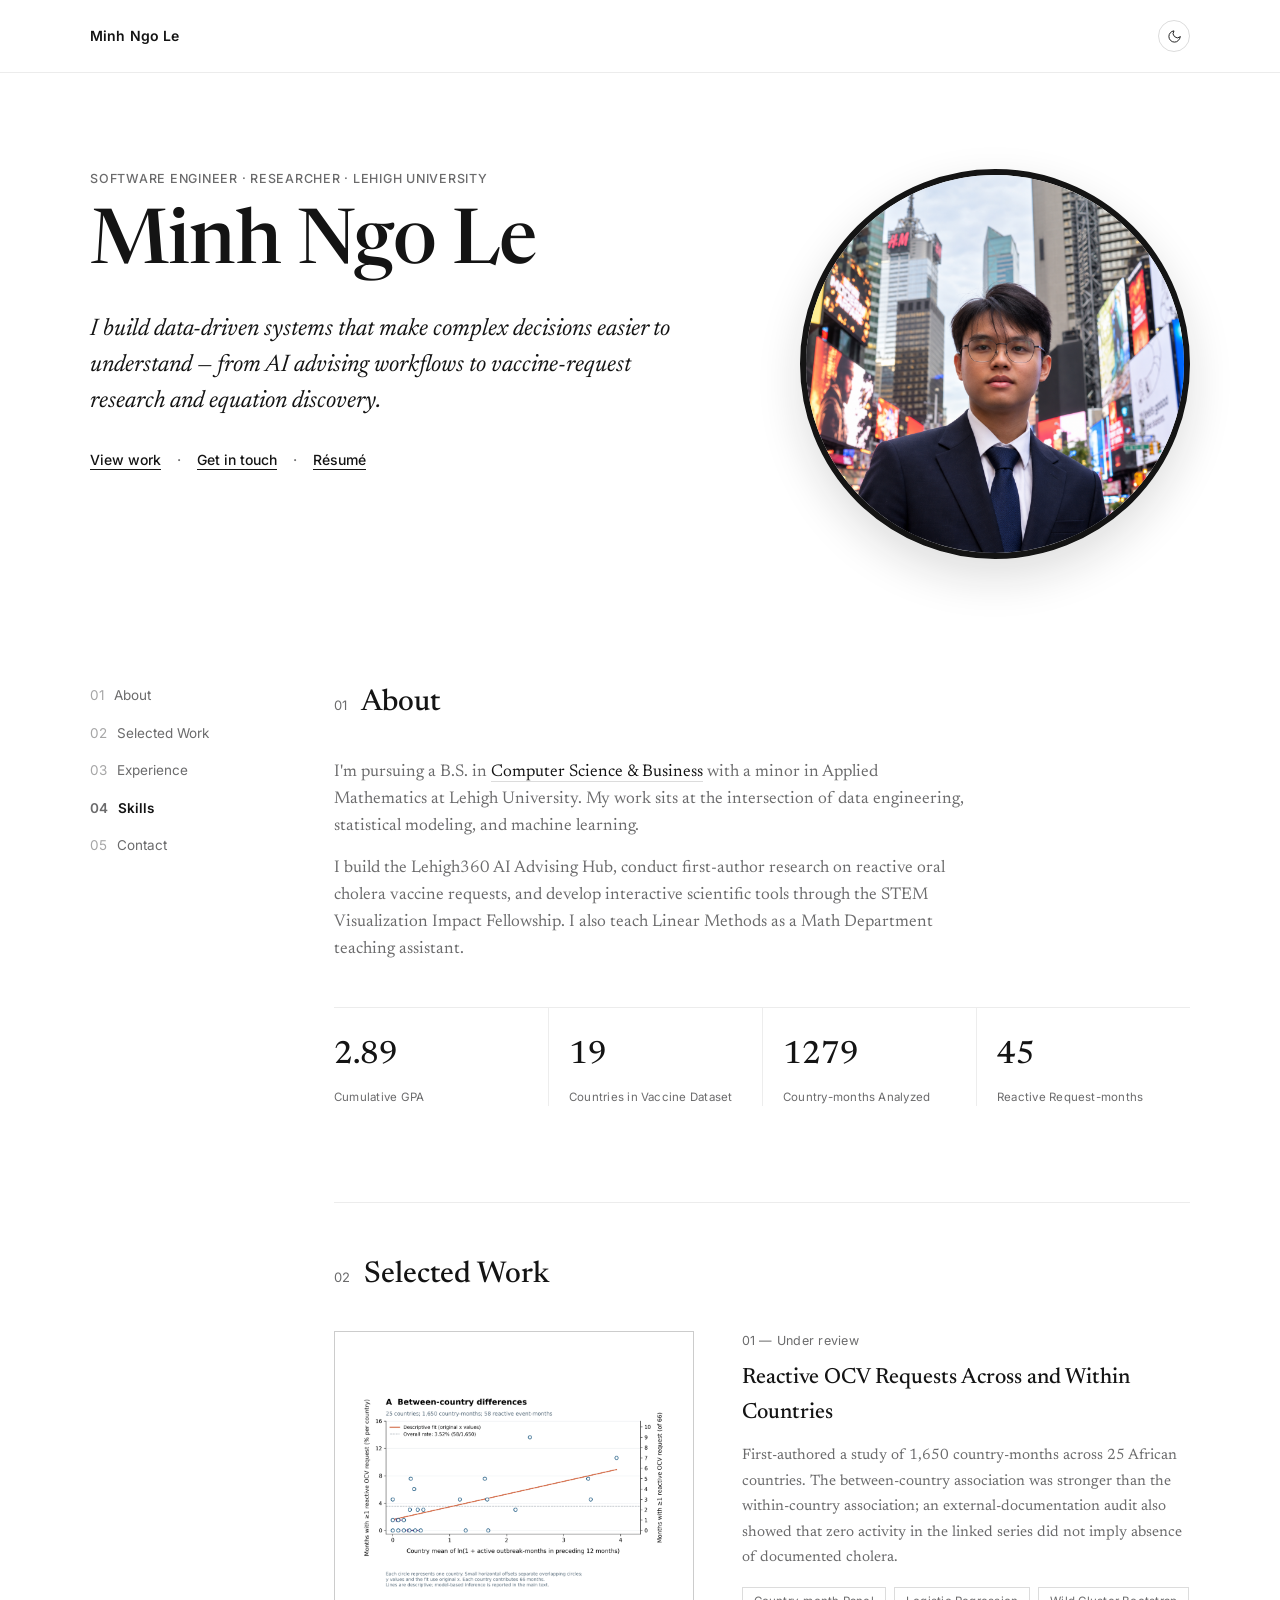
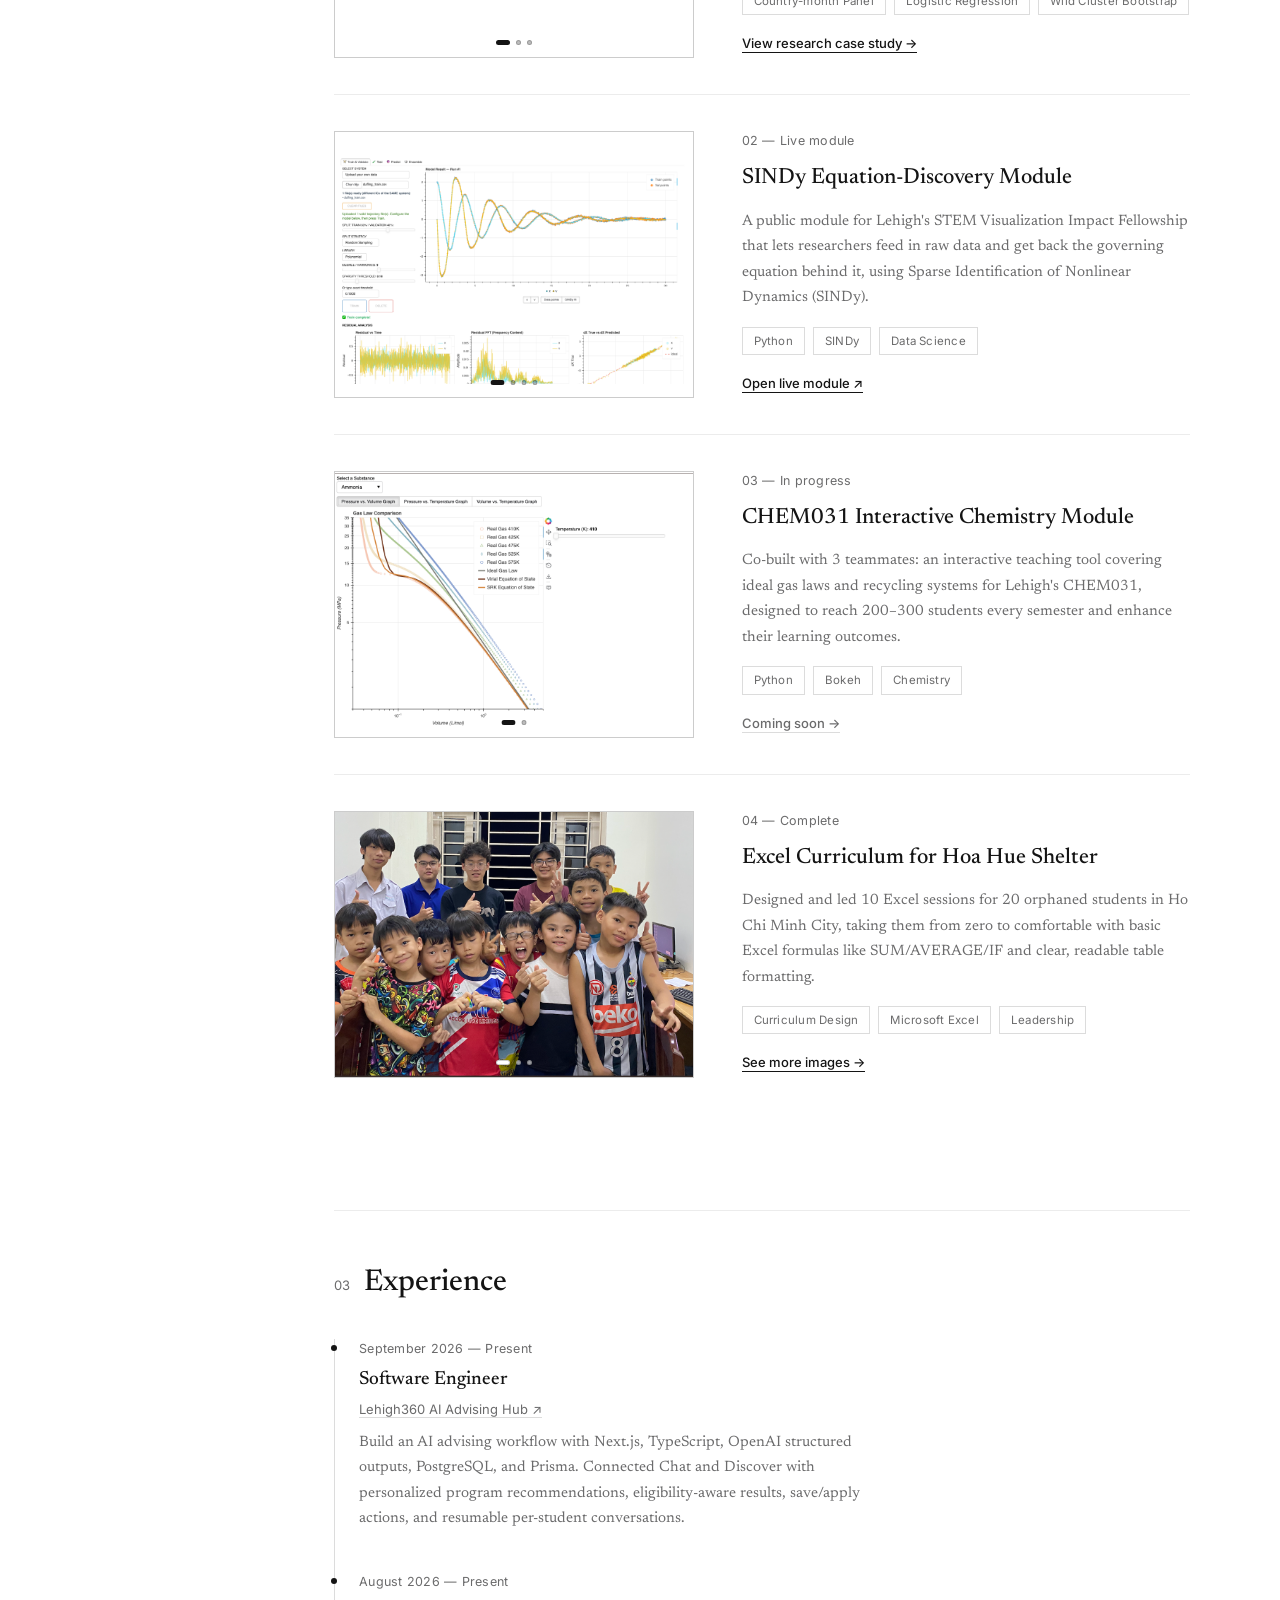
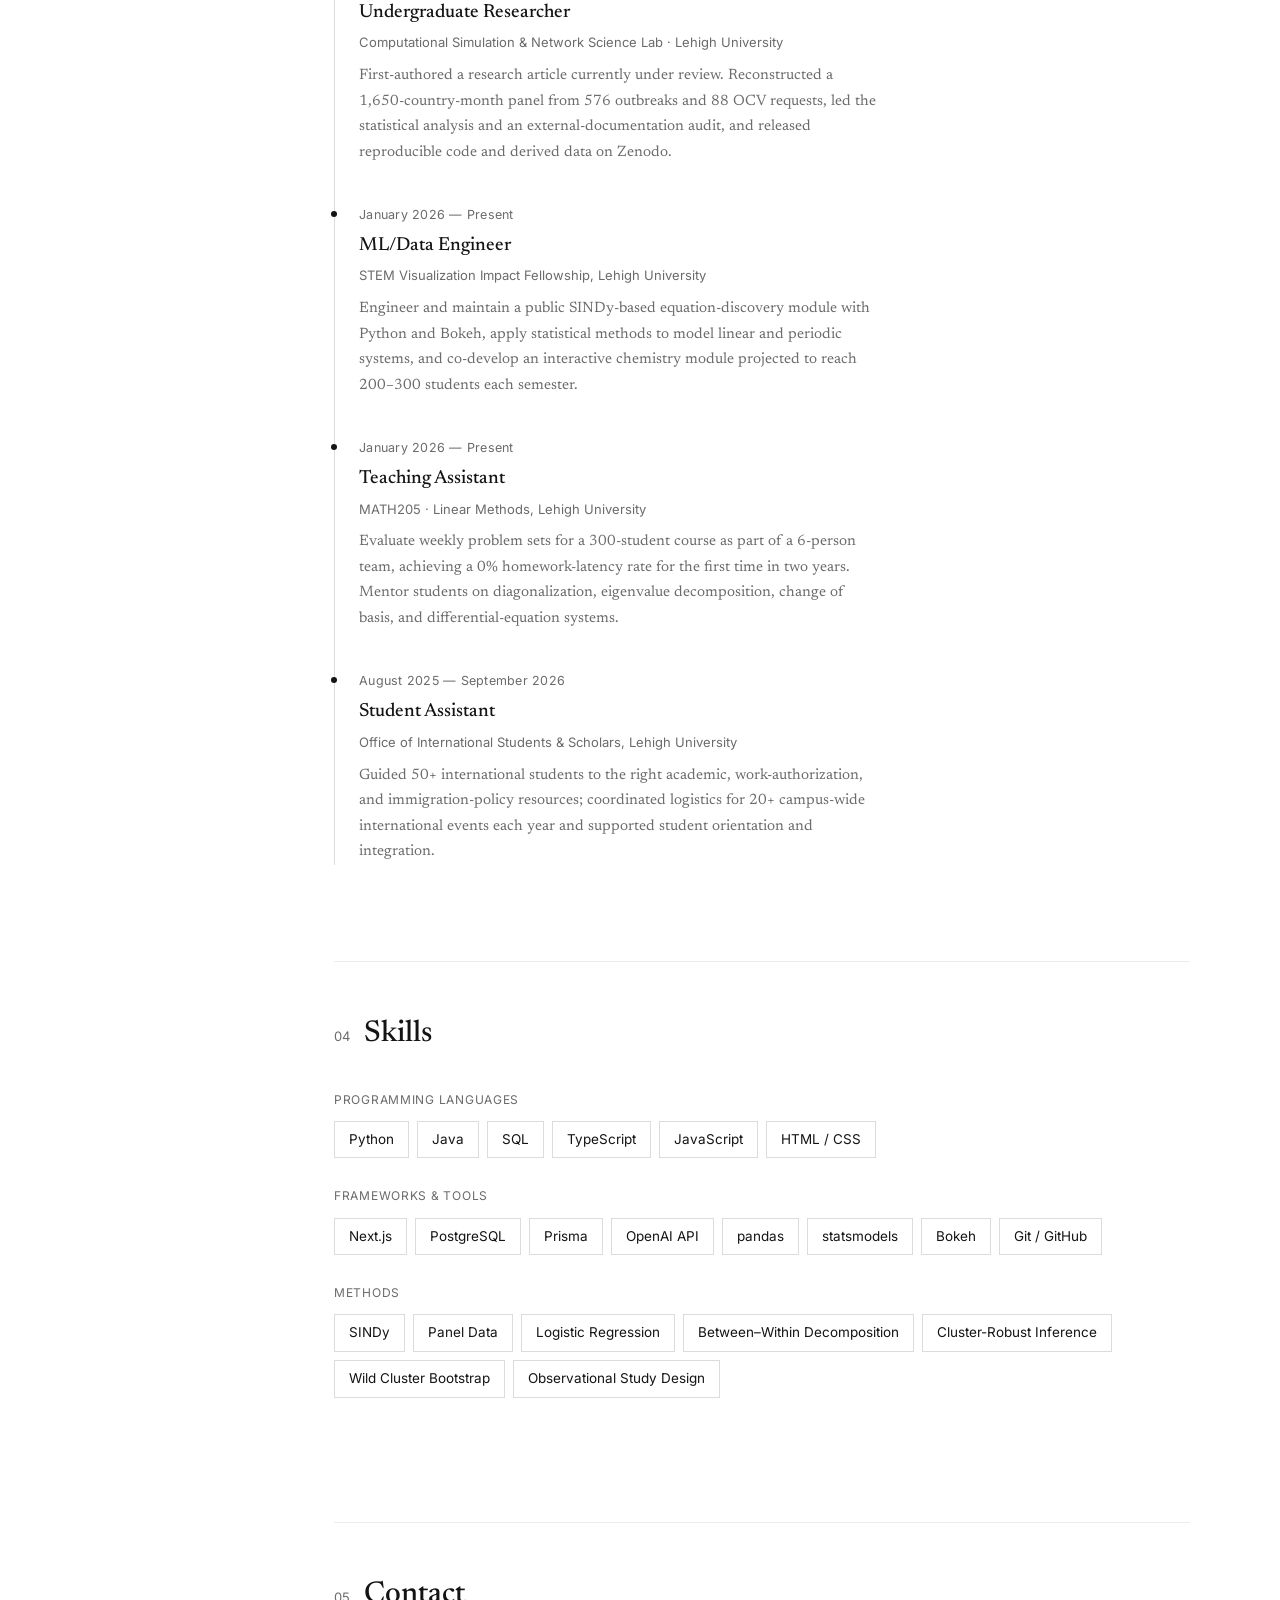
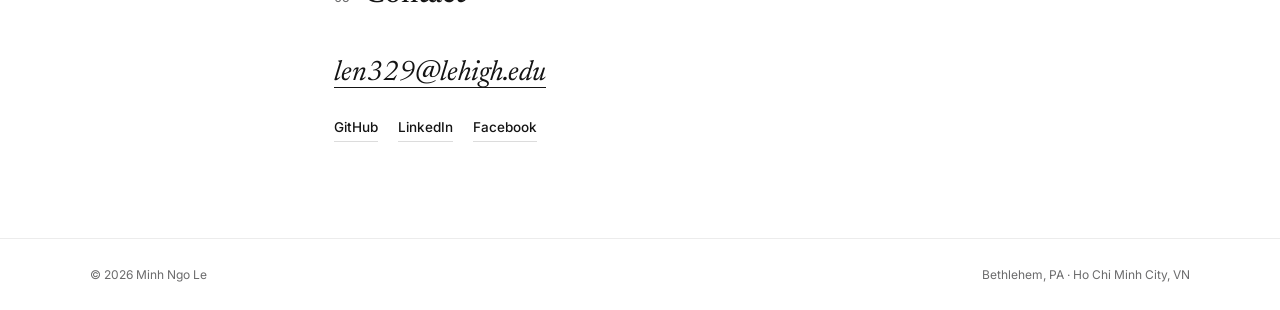
<file: index.html>
<!DOCTYPE html>
<html lang="en">

<head>
  <meta charset="UTF-8">
  <meta name="viewport" content="width=device-width, initial-scale=1.0">
  <title>Minh Ngo Le — Software Engineer &amp; Researcher</title>
  <meta name="description"
    content="Minh Ngo Le is a Computer Science and Business student at Lehigh University building AI products, scientific tools, and applied research.">
  <link rel="preconnect" href="https://fonts.googleapis.com">
  <link rel="preconnect" href="https://fonts.gstatic.com" crossorigin>
  <link
    href="https://fonts.googleapis.com/css2?family=Newsreader:ital,wght@0,400;0,500;0,600;1,400;1,500&family=Inter:wght@400;500;600&display=swap"
    rel="stylesheet">
  <link rel="stylesheet" href="style.css">
  <script>
    (function () {
      var saved = localStorage.getItem('theme');
      var theme = saved || (window.matchMedia('(prefers-color-scheme: dark)').matches ? 'dark' : 'light');
      document.documentElement.setAttribute('data-theme', theme);
    })();
  </script>
</head>

<body>

  <!-- ---------- TOP BAR ---------- -->
  <div class="topbar">
    <div class="wrap topbar-inner">
      <a href="#top" class="wordmark">Minh Ngo Le</a>
      <button class="theme-toggle" id="themeToggle" aria-label="Toggle dark mode">
        <svg class="icon-sun" viewBox="0 0 24 24" fill="none" stroke="currentColor" stroke-width="1.5"
          stroke-linecap="round" stroke-linejoin="round">
          <circle cx="12" cy="12" r="4" />
          <path
            d="M12 2v2M12 20v2M4.93 4.93l1.41 1.41M17.66 17.66l1.41 1.41M2 12h2M20 12h2M4.93 19.07l1.41-1.41M17.66 6.34l1.41-1.41" />
        </svg>
        <svg class="icon-moon" viewBox="0 0 24 24" fill="none" stroke="currentColor" stroke-width="1.5"
          stroke-linecap="round" stroke-linejoin="round">
          <path d="M21 12.79A9 9 0 1 1 11.21 3 7 7 0 0 0 21 12.79Z" />
        </svg>
      </button>
    </div>
  </div>

  <!-- ---------- HERO ---------- -->
  <header class="hero" id="top">
    <div class="wrap hero-inner">
      <div class="hero-text">
        <p class="kicker">Software Engineer · Researcher · Lehigh University</p>
        <h1 class="hero-name">Minh Ngo Le</h1>
        <p class="lede reveal">
          I build data-driven systems that make complex decisions easier to understand — from AI advising workflows
          to vaccine-request research and equation discovery.
        </p>
        <div class="hero-links">
          <a href="#work">View work</a>
          <span class="sep">·</span>
          <a href="#contact">Get in touch</a>
          <span class="sep">·</span>
          <a href="Resume_LeMinhNgo.pdf" target="_blank" rel="noopener">Résumé</a>
        </div>
      </div>
      <div class="hero-avatar reveal">
        <img src="images/avatar.png" alt="Minh Ngo Le">
      </div>
    </div>
  </header>

  <!-- ---------- BODY LAYOUT ---------- -->
  <div class="layout wrap">

    <aside class="index-nav">
      <nav>
        <a href="#about" class="idx-item" data-target="about"><span class="idx-num">01</span>About</a>
        <a href="#work" class="idx-item" data-target="work"><span class="idx-num">02</span>Selected Work</a>
        <a href="#experience" class="idx-item" data-target="experience"><span class="idx-num">03</span>Experience</a>
        <a href="#skills" class="idx-item" data-target="skills"><span class="idx-num">04</span>Skills</a>
        <a href="#contact" class="idx-item" data-target="contact"><span class="idx-num">05</span>Contact</a>
      </nav>
    </aside>

    <main class="content">

      <!-- ---------- ABOUT ---------- -->
      <section id="about" class="sec">
        <div class="sec-head reveal">
          <span class="sec-num">01</span>
          <h2 class="sec-title">About</h2>
        </div>

        <div class="about-body reveal">
          <p>I'm pursuing a B.S. in <a href="https://csb.lehigh.edu/" target="_blank" rel="noopener">Computer
              Science &amp; Business</a> with a minor in Applied Mathematics at Lehigh University. My work sits at
            the intersection of data engineering, statistical modeling, and machine learning.</p>
          <p>I build the Lehigh360 AI Advising Hub, conduct first-author research on reactive oral cholera vaccine
            requests, and develop interactive scientific tools through the STEM Visualization Impact Fellowship. I
            also teach Linear Methods as a Math Department teaching assistant.</p>
        </div>

        <div class="stat-row reveal">
          <div class="stat">
            <div class="num" data-count="3.73" data-decimals="2">0</div>
            <div class="lbl">Cumulative GPA</div>
          </div>
          <div class="stat">
            <div class="num" data-count="25">0</div>
            <div class="lbl">Countries in Vaccine Dataset</div>
          </div>
          <div class="stat">
            <div class="num" data-count="1650" data-suffix="">0</div>
            <div class="lbl">Country-months Analyzed</div>
          </div>
          <div class="stat">
            <div class="num" data-count="58">0</div>
            <div class="lbl">Reactive Request-months</div>
          </div>
        </div>
      </section>

      <!-- ---------- PROJECTS ---------- -->
      <section id="work" class="sec">
        <div class="sec-head reveal">
          <span class="sec-num">02</span>
          <h2 class="sec-title">Selected Work</h2>
        </div>

        <!-- Project 1 -->
        <article class="project reveal">
          <div class="project-visual carousel research-carousel" data-images='[
            "images/ocv-figure-1a.png",
            "images/ocv-figure-1b.png",
            "images/ocv-figure-2.png"
          ]'></div>
          <div class="project-body">
            <div class="project-meta">01 — Under review</div>
            <h3 class="project-title">Reactive OCV Requests Across and Within Countries</h3>
            <p class="project-desc">First-authored a study of 1,650 country-months across 25 African countries. The
              between-country association was stronger than the within-country association; an external-documentation
              audit also showed that zero activity in the linked series did not imply absence of documented cholera.</p>
            <div class="project-tags">
              <span>Country-month Panel</span><span>Logistic Regression</span><span>Wild Cluster Bootstrap</span>
            </div>
            <a href="research.html" class="project-link">View research case study →</a>
          </div>
        </article>

        <!-- Project 2 -->
        <article class="project reveal">
          <div class="project-visual carousel sindy-carousel" aria-label="SINDy module interface previews"
            data-images='[
            "images/train.png",
            "images/test.png",
            "images/predict.png",
            "images/ensemble.png"
          ]'></div>
          <div class="project-body">
            <div class="project-meta">02 — Live module</div>
            <h3 class="project-title">SINDy Equation-Discovery Module</h3>
            <p class="project-desc">A public module for Lehigh's STEM Visualization Impact Fellowship that lets
              researchers feed in raw data and get back the governing equation behind it, using Sparse
              Identification of Nonlinear Dynamics (SINDy).</p>
            <div class="project-tags">
              <span>Python</span><span>SINDy</span><span>Data Science</span>
            </div>
            <a href="https://srrweb.cc.lehigh.edu/app/SINDy" class="project-link" target="_blank"
              rel="noopener">Open live module ↗</a>
          </div>
        </article>

        <!-- Project 3 -->
        <article class="project reveal">
          <div class="project-visual carousel chem-carousel" aria-label="CHEM031 interactive module previews"
            data-images='[
              "images/chem-gas-laws.png",
              "images/chem-recycle.png"
            ]'></div>
          <div class="project-body">
            <div class="project-meta">03 — In progress</div>
            <h3 class="project-title">CHEM031 Interactive Chemistry Module</h3>
            <p class="project-desc">Co-built with 3 teammates: an interactive teaching tool covering ideal gas
              laws and recycling systems for Lehigh's CHEM031, designed to reach 200–300 students every semester
              and enhance their learning outcomes.</p>
            <div class="project-tags">
              <span>Python</span><span>Bokeh</span><span>Chemistry</span>
            </div>
            <a href="#" class="project-link disabled">Coming soon →</a>
          </div>
        </article>

        <!-- Project 4 -->
        <article class="project reveal">
          <div class="project-visual carousel" data-images='[
            "images/excel1.png",
            "images/excel2.png",
            "images/excel3.png"
          ]'></div>
          <div class="project-body">
            <div class="project-meta">04 — Complete</div>
            <h3 class="project-title">Excel Curriculum for Hoa Hue Shelter</h3>
            <p class="project-desc">Designed and led 10 Excel sessions for 20 orphaned students in Ho Chi Minh
              City, taking them from zero to comfortable with basic Excel formulas like SUM/AVERAGE/IF and clear,
              readable table formatting.</p>
            <div class="project-tags">
              <span>Curriculum Design</span><span>Microsoft Excel</span><span>Leadership</span>
            </div>
            <a href="https://drive.google.com/drive/folders/1y6OcqOFaXslaixDcJygTSnKuZi5Pe8Ar" target="_blank"
              rel="noopener" class="project-link">See more images →</a>
          </div>
        </article>
      </section>

      <!-- ---------- EXPERIENCE ---------- -->
      <section id="experience" class="sec">
        <div class="sec-head reveal">
          <span class="sec-num">03</span>
          <h2 class="sec-title">Experience</h2>
        </div>

        <div class="timeline">
          <div class="tl-item reveal">
            <div class="tl-date">September 2026 — Present</div>
            <div class="tl-role">Software Engineer</div>
            <div class="tl-org"><a href="https://lu360-advising-hub.vercel.app/" target="_blank"
                rel="noopener">Lehigh360 AI Advising Hub ↗</a></div>
            <p class="tl-desc">Build an AI advising workflow with Next.js, TypeScript, OpenAI structured outputs,
              PostgreSQL, and Prisma. Connected Chat and Discover with personalized program recommendations,
              eligibility-aware results, save/apply actions, and resumable per-student conversations.</p>
          </div>
          <div class="tl-item reveal">
            <div class="tl-date">August 2026 — Present</div>
            <div class="tl-role">Undergraduate Researcher</div>
            <div class="tl-org">Computational Simulation &amp; Network Science Lab · Lehigh University</div>
            <p class="tl-desc">First-authored a research article currently under review. Reconstructed a
              1,650-country-month panel from 576 outbreaks and 88 OCV requests, led the statistical analysis and an
              external-documentation audit, and released reproducible code and derived data on Zenodo.</p>
          </div>
          <div class="tl-item reveal">
            <div class="tl-date">January 2026 — Present</div>
            <div class="tl-role">ML/Data Engineer</div>
            <div class="tl-org">STEM Visualization Impact Fellowship, Lehigh University</div>
            <p class="tl-desc">Engineer and maintain a public SINDy-based equation-discovery module with Python and
              Bokeh, apply statistical methods to model linear and periodic systems, and co-develop an
              interactive chemistry module projected to reach 200–300 students each semester.</p>
          </div>
          <div class="tl-item reveal">
            <div class="tl-date">January 2026 — Present</div>
            <div class="tl-role">Teaching Assistant</div>
            <div class="tl-org">MATH205 · Linear Methods, Lehigh University</div>
            <p class="tl-desc">Evaluate weekly problem sets for a 300-student course as part of a 6-person team,
              achieving a 0% homework-latency rate for the first time in two years. Mentor students on
              diagonalization, eigenvalue decomposition, change of basis, and differential-equation systems.</p>
          </div>
          <div class="tl-item reveal">
            <div class="tl-date">August 2025 — September 2026</div>
            <div class="tl-role">Student Assistant</div>
            <div class="tl-org">Office of International Students &amp; Scholars, Lehigh University</div>
            <p class="tl-desc">Guided 50+ international students to the right academic, work-authorization, and
              immigration-policy resources; coordinated logistics for 20+ campus-wide international events each
              year and supported student orientation and integration.</p>
          </div>
        </div>
      </section>

      <!-- ---------- SKILLS ---------- -->
      <section id="skills" class="sec">
        <div class="sec-head reveal">
          <span class="sec-num">04</span>
          <h2 class="sec-title">Skills</h2>
        </div>

        <div class="reveal">
          <div class="skills-block">
            <div class="skills-cat">Programming Languages</div>
            <div class="token-row">
              <span>Python</span><span>Java</span><span>SQL</span><span>TypeScript</span><span>JavaScript</span>
              <span>HTML / CSS</span>
            </div>
          </div>
          <div class="skills-block">
            <div class="skills-cat">Frameworks &amp; Tools</div>
            <div class="token-row">
              <span>Next.js</span><span>PostgreSQL</span><span>Prisma</span><span>OpenAI API</span>
              <span>pandas</span><span>statsmodels</span><span>Bokeh</span><span>Git / GitHub</span>
            </div>
          </div>
          <div class="skills-block">
            <div class="skills-cat">Methods</div>
            <div class="token-row">
              <span>SINDy</span><span>Panel Data</span><span>Logistic Regression</span>
              <span>Between–Within Decomposition</span><span>Cluster-Robust Inference</span>
              <span>Wild Cluster Bootstrap</span><span>Observational Study Design</span>
            </div>
          </div>
        </div>
      </section>

      <!-- ---------- CONTACT ---------- -->
      <section id="contact" class="sec contact">
        <div class="sec-head reveal">
          <span class="sec-num">05</span>
          <h2 class="sec-title">Contact</h2>
        </div>

        <!-- <p class="lede reveal">Let's build something.</p> -->

        <div class="contact-row reveal">
          <a href="mailto:len329@lehigh.edu" class="contact-email">len329@lehigh.edu</a>
        </div>

        <div class="social-row reveal">
          <a href="https://github.com/len329lehighedu" target="_blank" rel="noopener" aria-label="GitHub">GitHub</a>
          <a href="https://www.linkedin.com/in/minhngole1904/" target="_blank" rel="noopener"
            aria-label="LinkedIn">LinkedIn</a>
          <a href="https://www.facebook.com/meritofapril" target="_blank" rel="noopener"
            aria-label="Facebook">Facebook</a>
        </div>
      </section>

    </main>
  </div>

  <footer>
    <div class="wrap footer-inner">
      <span>© 2026 Minh Ngo Le</span>
      <span>Bethlehem, PA · Ho Chi Minh City, VN</span>
    </div>
  </footer>

  <script src="script.js"></script>

</body>

</html>
</file>
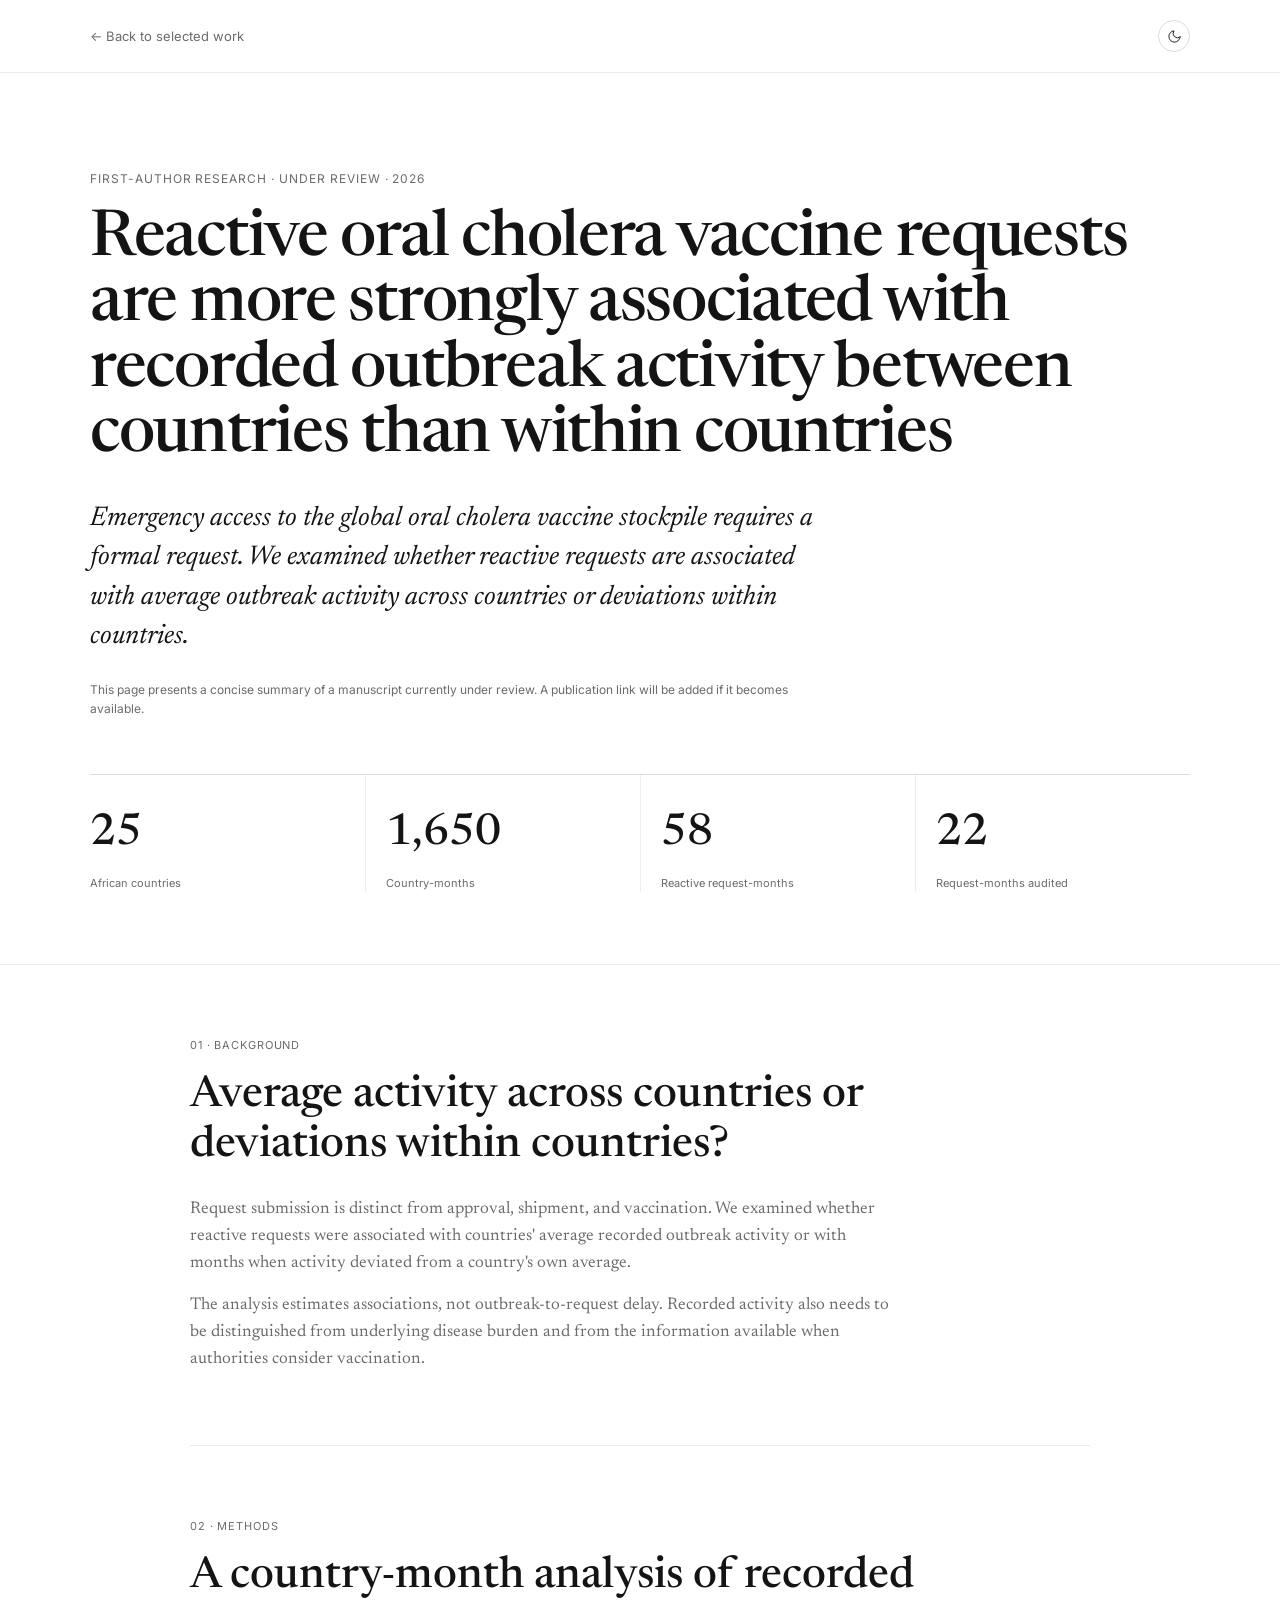
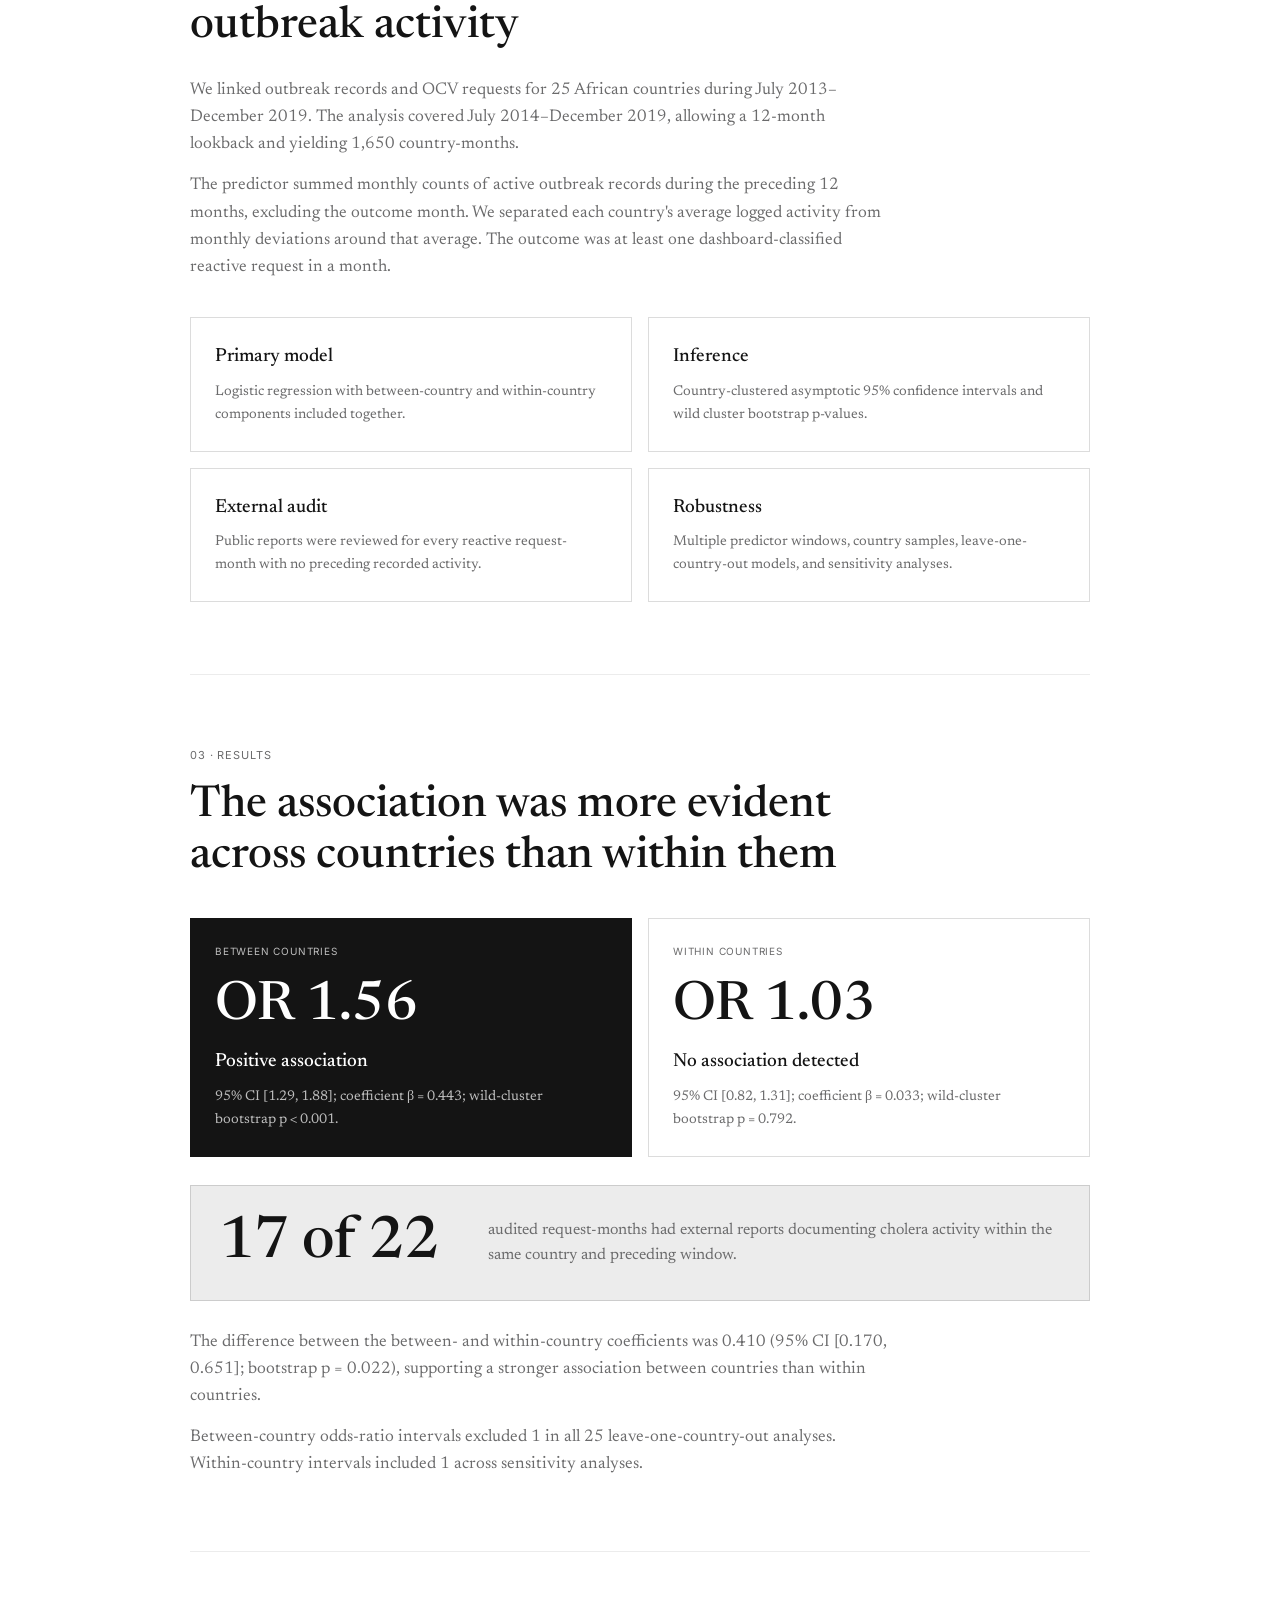
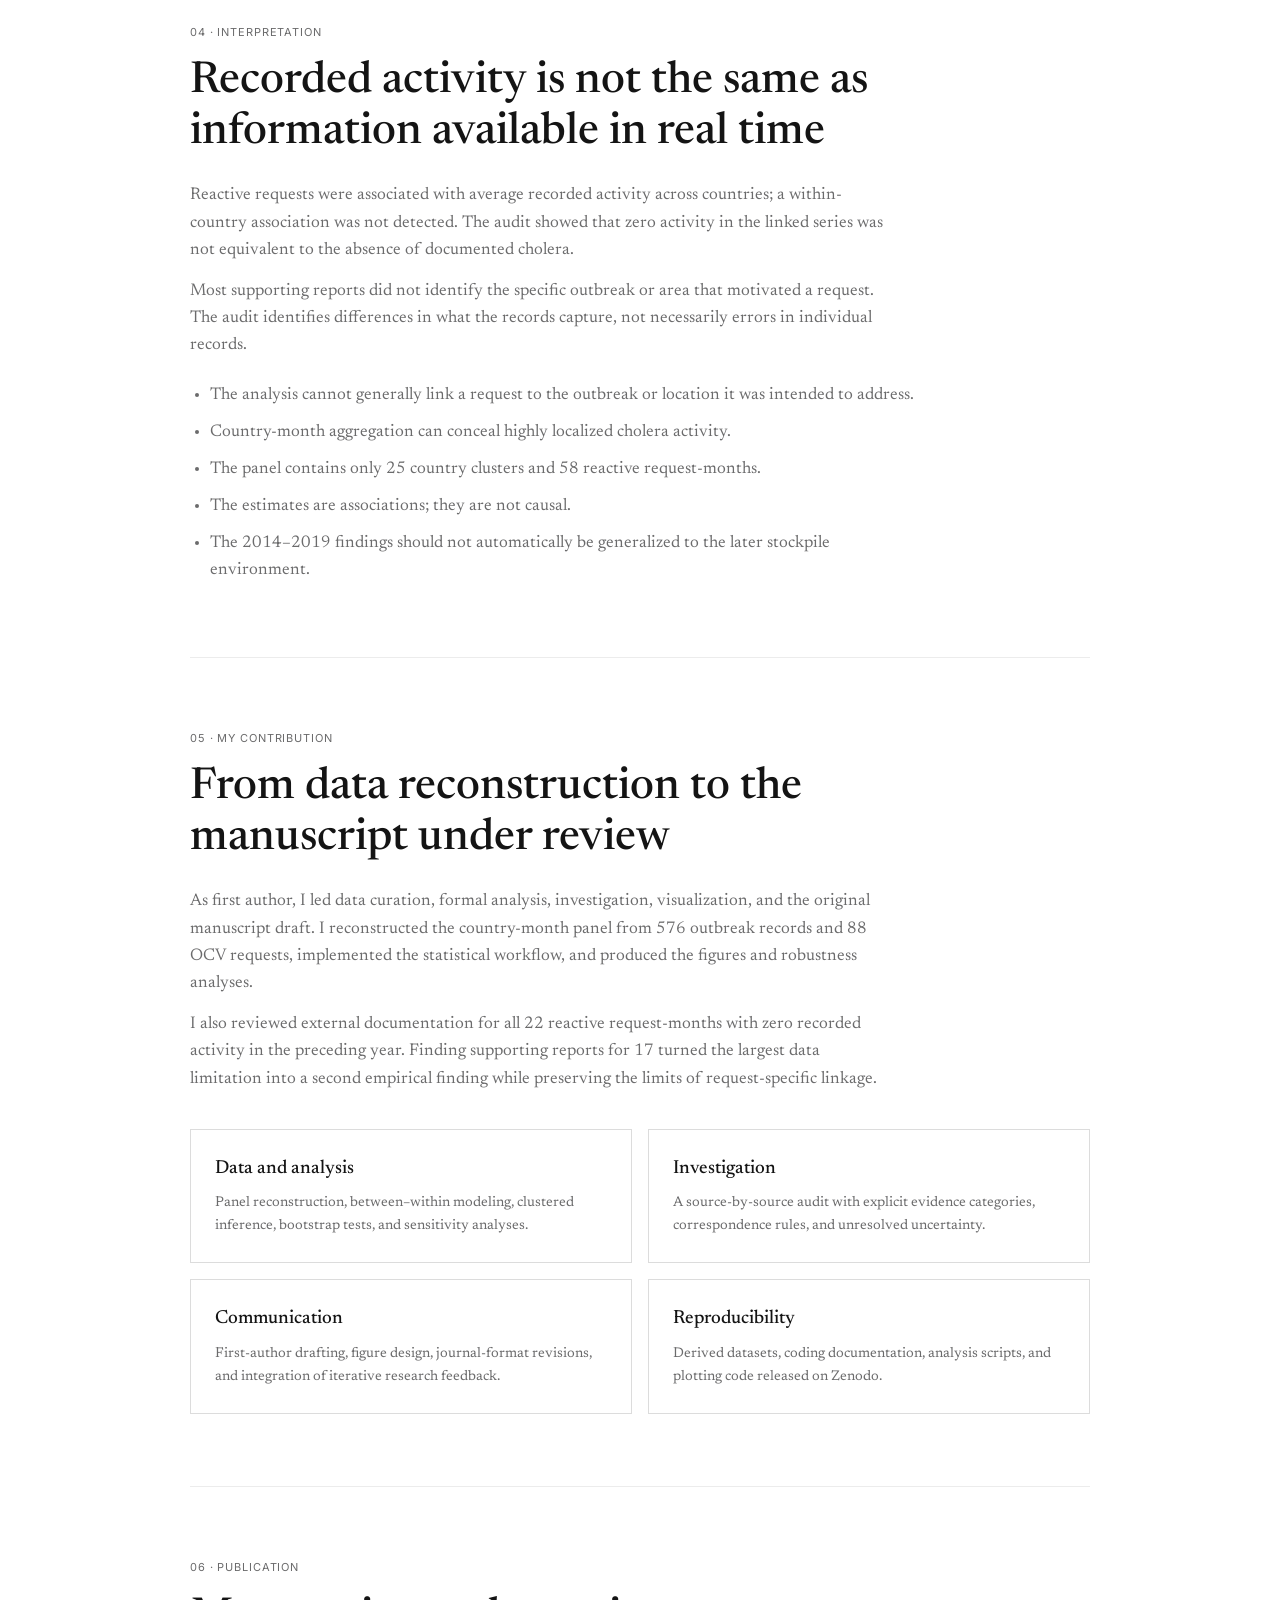
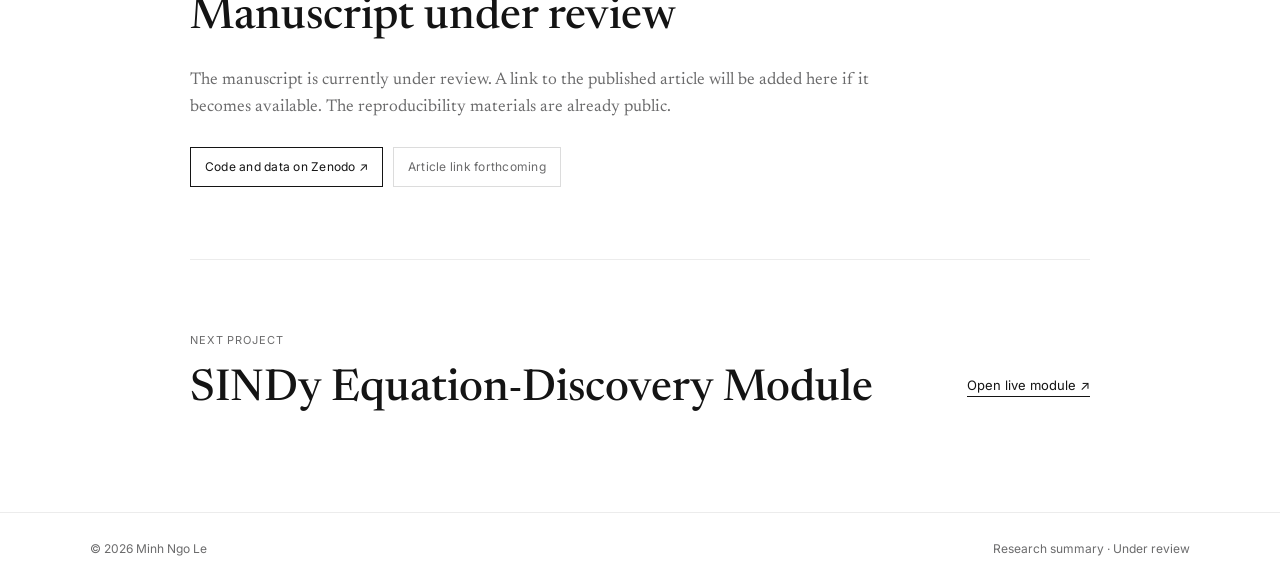
<file: research.html>
<!DOCTYPE html>
<html lang="en">

<head>
  <meta charset="UTF-8">
  <meta name="viewport" content="width=device-width, initial-scale=1.0">
  <title>Reactive OCV Requests Across and Within Countries — Minh Ngo Le</title>
  <meta name="description"
    content="A concise summary of first-author research currently under review on reactive oral cholera vaccine requests and recorded outbreak activity across 25 African countries.">
  <link rel="preconnect" href="https://fonts.googleapis.com">
  <link rel="preconnect" href="https://fonts.gstatic.com" crossorigin>
  <link
    href="https://fonts.googleapis.com/css2?family=Newsreader:ital,wght@0,400;0,500;0,600;1,400;1,500&family=Inter:wght@400;500;600&display=swap"
    rel="stylesheet">
  <link rel="stylesheet" href="style.css">
  <script>
    (function () {
      var saved = localStorage.getItem('theme');
      var theme = saved || (window.matchMedia('(prefers-color-scheme: dark)').matches ? 'dark' : 'light');
      document.documentElement.setAttribute('data-theme', theme);
    })();
  </script>
</head>

<body>
  <div class="case-topbar">
    <div class="wrap topbar-inner">
      <a href="index.html#work" class="case-back">← Back to selected work</a>
      <button class="theme-toggle" id="themeToggle" aria-label="Toggle dark mode">
        <svg class="icon-sun" viewBox="0 0 24 24" fill="none" stroke="currentColor" stroke-width="1.5"
          stroke-linecap="round" stroke-linejoin="round">
          <circle cx="12" cy="12" r="4" />
          <path
            d="M12 2v2M12 20v2M4.93 4.93l1.41 1.41M17.66 17.66l1.41 1.41M2 12h2M20 12h2M4.93 19.07l1.41-1.41M17.66 6.34l1.41-1.41" />
        </svg>
        <svg class="icon-moon" viewBox="0 0 24 24" fill="none" stroke="currentColor" stroke-width="1.5"
          stroke-linecap="round" stroke-linejoin="round">
          <path d="M21 12.79A9 9 0 1 1 11.21 3 7 7 0 0 0 21 12.79Z" />
        </svg>
      </button>
    </div>
  </div>

  <header class="case-hero">
    <div class="wrap">
      <p class="case-eyebrow">First-author research · Under review · 2026</p>
      <h1 class="case-title research-title">Reactive oral cholera vaccine requests are more strongly associated with recorded
        outbreak activity between countries than within countries</h1>
      <p class="case-intro">Emergency access to the global oral cholera vaccine stockpile requires a formal
        request. We examined whether reactive requests are associated with average outbreak activity across
        countries or deviations within countries.</p>
      <p class="case-note">This page presents a concise summary of a manuscript currently under review. A
        publication link will be added if it becomes available.</p>

      <div class="case-stats">
        <div class="case-stat"><strong>25</strong><span>African countries</span></div>
        <div class="case-stat"><strong>1,650</strong><span>Country-months</span></div>
        <div class="case-stat"><strong>58</strong><span>Reactive request-months</span></div>
        <div class="case-stat"><strong>22</strong><span>Request-months audited</span></div>
      </div>
    </div>
  </header>

  <main class="case-main">
    <section class="case-section reveal">
      <p class="case-label">01 · Background</p>
      <h2>Average activity across countries or deviations within countries?</h2>
      <div class="case-copy">
        <p>Request submission is distinct from approval, shipment, and vaccination. We examined whether reactive
          requests were associated with countries' average recorded outbreak activity or with months when activity
          deviated from a country's own average.</p>
        <p>The analysis estimates associations, not outbreak-to-request delay. Recorded activity also needs to be
          distinguished from underlying disease burden and from the information available when authorities consider
          vaccination.</p>
      </div>
    </section>

    <section class="case-section reveal">
      <p class="case-label">02 · Methods</p>
      <h2>A country-month analysis of recorded outbreak activity</h2>
      <div class="case-copy">
        <p>We linked outbreak records and OCV requests for 25 African countries during July 2013–December 2019. The
          analysis covered July 2014–December 2019, allowing a 12-month lookback and yielding 1,650 country-months.</p>
        <p>The predictor summed monthly counts of active outbreak records during the preceding 12 months, excluding
          the outcome month. We separated each country's average logged activity from monthly deviations around that
          average. The outcome was at least one dashboard-classified reactive request in a month.</p>
      </div>

      <div class="method-grid summary-methods">
        <article class="method-card">
          <h3>Primary model</h3>
          <p>Logistic regression with between-country and within-country components included together.</p>
        </article>
        <article class="method-card">
          <h3>Inference</h3>
          <p>Country-clustered asymptotic 95% confidence intervals and wild cluster bootstrap p-values.</p>
        </article>
        <article class="method-card">
          <h3>External audit</h3>
          <p>Public reports were reviewed for every reactive request-month with no preceding recorded activity.</p>
        </article>
        <article class="method-card">
          <h3>Robustness</h3>
          <p>Multiple predictor windows, country samples, leave-one-country-out models, and sensitivity analyses.</p>
        </article>
      </div>
    </section>

    <section class="case-section reveal">
      <p class="case-label">03 · Results</p>
      <h2>The association was more evident across countries than within them</h2>
      <div class="finding-grid">
        <article class="finding-card primary">
          <span class="result-label">Between countries</span>
          <strong class="result-value">OR 1.56</strong>
          <h3>Positive association</h3>
          <p>95% CI [1.29, 1.88]; coefficient β = 0.443; wild-cluster bootstrap p &lt; 0.001.</p>
        </article>
        <article class="finding-card">
          <span class="result-label">Within countries</span>
          <strong class="result-value">OR 1.03</strong>
          <h3>No association detected</h3>
          <p>95% CI [0.82, 1.31]; coefficient β = 0.033; wild-cluster bootstrap p = 0.792.</p>
        </article>
      </div>

      <div class="paper-finding reveal">
        <strong>17 of 22</strong>
        <p>audited request-months had external reports documenting cholera activity within the same country and
          preceding window.</p>
      </div>

      <div class="case-copy">
        <p>The difference between the between- and within-country coefficients was 0.410 (95% CI [0.170, 0.651];
          bootstrap p = 0.022), supporting a stronger association between countries than within countries.</p>
        <p>Between-country odds-ratio intervals excluded 1 in all 25 leave-one-country-out analyses. Within-country
          intervals included 1 across sensitivity analyses.</p>
      </div>
    </section>

    <section class="case-section reveal">
      <p class="case-label">04 · Interpretation</p>
      <h2>Recorded activity is not the same as information available in real time</h2>
      <div class="case-copy">
        <p>Reactive requests were associated with average recorded activity across countries; a within-country
          association was not detected. The audit showed that zero activity in the linked series was not equivalent
          to the absence of documented cholera.</p>
        <p>Most supporting reports did not identify the specific outbreak or area that motivated a request. The audit
          identifies differences in what the records capture, not necessarily errors in individual records.</p>
      </div>
      <ul class="case-list">
        <li>The analysis cannot generally link a request to the outbreak or location it was intended to address.</li>
        <li>Country-month aggregation can conceal highly localized cholera activity.</li>
        <li>The panel contains only 25 country clusters and 58 reactive request-months.</li>
        <li>The estimates are associations; they are not causal.</li>
        <li>The 2014–2019 findings should not automatically be generalized to the later stockpile environment.</li>
      </ul>
    </section>

    <section class="case-section reveal">
      <p class="case-label">05 · My contribution</p>
      <h2>From data reconstruction to the manuscript under review</h2>
      <div class="case-copy">
        <p>As first author, I led data curation, formal analysis, investigation, visualization, and the original
          manuscript draft. I reconstructed the country-month panel from 576 outbreak records and 88 OCV requests,
          implemented the statistical workflow, and produced the figures and robustness analyses.</p>
        <p>I also reviewed external documentation for all 22 reactive request-months with zero recorded activity in
          the preceding year. Finding supporting reports for 17 turned the largest data limitation into a second
          empirical finding while preserving the limits of request-specific linkage.</p>
      </div>
      <div class="method-grid contribution-grid">
        <article class="method-card">
          <h3>Data and analysis</h3>
          <p>Panel reconstruction, between–within modeling, clustered inference, bootstrap tests, and sensitivity
            analyses.</p>
        </article>
        <article class="method-card">
          <h3>Investigation</h3>
          <p>A source-by-source audit with explicit evidence categories, correspondence rules, and unresolved
            uncertainty.</p>
        </article>
        <article class="method-card">
          <h3>Communication</h3>
          <p>First-author drafting, figure design, journal-format revisions, and integration of iterative research
            feedback.</p>
        </article>
        <article class="method-card">
          <h3>Reproducibility</h3>
          <p>Derived datasets, coding documentation, analysis scripts, and plotting code released on Zenodo.</p>
        </article>
      </div>
    </section>

    <section class="case-section publication-section reveal">
      <p class="case-label">06 · Publication</p>
      <h2>Manuscript under review</h2>
      <div class="case-copy">
        <p>The manuscript is currently under review. A link to the published article will be added here if it becomes
          available. The reproducibility materials are already public.</p>
      </div>
      <div class="publication-links">
        <a href="https://zenodo.org/records/23897795" target="_blank" rel="noopener">Code and data on Zenodo ↗</a>
        <span class="publication-pending" aria-label="Publication link forthcoming">Article link forthcoming</span>
      </div>
    </section>

    <section class="case-section case-cta reveal">
      <div>
        <p class="case-label">Next project</p>
        <h2>SINDy Equation-Discovery Module</h2>
      </div>
      <a href="https://srrweb.cc.lehigh.edu/app/SINDy" target="_blank" rel="noopener">Open live module ↗</a>
    </section>
  </main>

  <footer>
    <div class="wrap footer-inner">
      <span>© 2026 Minh Ngo Le</span>
      <span>Research summary · Under review</span>
    </div>
  </footer>

  <script src="script.js"></script>
</body>

</html>
</file>
<file: style.css>
:root {
  --bg: #ffffff;
  --fg: #141414;
  --fg-dim: #6b6b6c;
  --line: rgba(20, 20, 20, 0.15);
  --line-soft: rgba(20, 20, 20, 0.08);
}

[data-theme="dark"] {
  --bg: #0c0c0d;
  --fg: #f2f1ee;
  --fg-dim: #9a9a96;
  --line: rgba(255, 255, 255, 0.18);
  --line-soft: rgba(255, 255, 255, 0.1);
}

* {
  margin: 0;
  padding: 0;
  box-sizing: border-box;
}

html {
  scroll-behavior: smooth;
}

body {
  background: var(--bg);
  color: var(--fg);
  font-family: 'Newsreader', serif;
  font-size: 17px;
  line-height: 1.6;
  transition: background-color .3s ease, color .3s ease;
}

::selection {
  background: var(--fg);
  color: var(--bg);
}

a {
  color: inherit;
  text-decoration: none;
}

.wrap {
  max-width: 1180px;
  margin: 0 auto;
  padding: 0 40px;
}

/* utility / sans face */
.kicker,
.sec-num,
.idx-num,
.idx-item,
.wordmark,
.project-meta,
.project-tags span,
.tl-date,
.tl-org,
.skills-cat,
.token-row span,
.skill-line p,
footer span,
.social-row a {
  font-family: 'Inter', sans-serif;
}

/* ---------- TOP BAR ---------- */
.topbar {
  position: sticky;
  top: 0;
  z-index: 50;
  background: var(--bg);
  border-bottom: 1px solid var(--line-soft);
}

.topbar-inner {
  display: flex;
  align-items: center;
  justify-content: space-between;
  padding: 20px 40px;
}

.wordmark {
  font-size: 14px;
  font-weight: 600;
  letter-spacing: .01em;
}

.theme-toggle {
  width: 32px;
  height: 32px;
  border-radius: 50%;
  border: 1px solid var(--line);
  background: transparent;
  display: flex;
  align-items: center;
  justify-content: center;
  cursor: pointer;
  transition: border-color .2s ease, background .2s ease;
}

.theme-toggle:hover {
  background: var(--line-soft);
}

.theme-toggle svg {
  width: 15px;
  height: 15px;
  color: var(--fg);
}

.theme-toggle .icon-sun {
  display: none;
}

.theme-toggle .icon-moon {
  display: block;
}

[data-theme="dark"] .theme-toggle .icon-sun {
  display: block;
}

[data-theme="dark"] .theme-toggle .icon-moon {
  display: none;
}

/* ---------- HERO ---------- */
.hero {
  padding-top: 96px;
}

.hero-inner {
  display: flex;
  align-items: flex-start;
  justify-content: space-between;
  gap: 48px;
  padding-bottom: 56px;
}

.kicker {
  font-size: 12.5px;
  font-weight: 500;
  letter-spacing: .06em;
  text-transform: uppercase;
  color: var(--fg-dim);
  margin-bottom: 18px;
}

.hero-name {
  font-size: clamp(42px, 6.4vw, 76px);
  font-weight: 500;
  line-height: 1.02;
  letter-spacing: -0.01em;
  margin-bottom: 26px;
}

.hero-sub {
  max-width: 560px;
  font-size: 17.5px;
  color: var(--fg-dim);
  line-height: 1.7;
}

.hero-links {
  margin-top: 30px;
  font-family: 'Inter', sans-serif;
  font-size: 14px;
  font-weight: 500;
}

.hero-links a {
  border-bottom: 1px solid var(--fg);
  padding-bottom: 1px;
}

.hero-links .sep {
  color: var(--fg-dim);
  margin: 0 12px;
}

.hero-avatar {
  width: clamp(270px, 33vw, 390px);
  height: clamp(270px, 33vw, 390px);
  flex-shrink: 0;
  border: 6px solid var(--fg);
  border-radius: 50%;
  overflow: hidden;
  box-shadow: 0 18px 45px rgba(20, 20, 20, 0.14);
}

.hero-avatar img {
  width: 100%;
  height: 100%;
  object-fit: cover;
  display: block;
}

@media(max-width:680px) {
  .hero-inner {
    flex-direction: column-reverse;
  }

  .hero-avatar {
    width: 198px;
    height: 198px;
    border-width: 4px;
  }
}

.skill-line {
  border-top: 1px solid var(--line-soft);
  border-bottom: 1px solid var(--line-soft);
  padding: 16px 0;
}

.skill-line p {
  font-size: 12.5px;
  color: var(--fg-dim);
  letter-spacing: .02em;
  line-height: 1.8;
}

/* ---------- LAYOUT ---------- */
.layout {
  display: grid;
  grid-template-columns: 180px minmax(0, 1fr);
  gap: 64px;
  padding-top: 64px;
}

@media(max-width:860px) {
  .layout {
    grid-template-columns: 1fr;
  }
}

/* ---------- INDEX NAV ---------- */
.index-nav {
  position: sticky;
  top: 84px;
  align-self: start;
  height: fit-content;
}

.index-nav nav {
  display: flex;
  flex-direction: column;
  gap: 4px;
}

.idx-item {
  font-size: 13.5px;
  color: var(--fg-dim);
  padding: 6px 0;
  display: flex;
  gap: 10px;
  transition: color .2s ease;
}

.idx-num {
  color: var(--fg-dim);
  opacity: .6;
}

.idx-item:hover {
  color: var(--fg);
}

.idx-item.active {
  color: var(--fg);
  font-weight: 600;
}

.idx-item.active .idx-num {
  opacity: 1;
}

@media(max-width:860px) {
  .index-nav {
    position: static;
    border-bottom: 1px solid var(--line-soft);
    padding-bottom: 18px;
    margin-bottom: 8px;
  }

  .index-nav nav {
    flex-direction: row;
    flex-wrap: wrap;
    gap: 4px 20px;
  }
}

/* ---------- SECTIONS ---------- */
.sec {
  padding-bottom: 96px;
  border-top: 1px solid var(--line-soft);
  padding-top: 48px;
}

.content .sec:first-child {
  border-top: none;
  padding-top: 0;
}

.sec-head {
  display: flex;
  align-items: baseline;
  gap: 14px;
  margin-bottom: 32px;
}

.sec-num {
  font-size: 13px;
  color: var(--fg-dim);
}

.sec-title {
  font-size: clamp(24px, 3vw, 30px);
  font-weight: 500;
}

.reveal {
  opacity: 0;
  transform: translateY(14px);
  transition: opacity .6s ease, transform .6s ease;
}

.reveal.in {
  opacity: 1;
  transform: translateY(0);
}

/* ---------- ABOUT ---------- */
.lede {
  font-size: clamp(19px, 2.2vw, 24px);
  font-style: italic;
  font-weight: 400;
  line-height: 1.5;
  max-width: 620px;
  margin-bottom: 30px;
}

.about-body {
  max-width: 640px;
}

.about-body p {
  color: var(--fg-dim);
  margin-bottom: 14px;
}

.about-body a {
  color: var(--fg);
  border-bottom: 1px solid var(--line);
}

.about-body a:hover {
  border-color: var(--fg);
}

.stat-row {
  display: flex;
  flex-wrap: wrap;
  margin-top: 44px;
  border-top: 1px solid var(--line-soft);
}

.stat {
  flex: 1 1 140px;
  padding: 22px 24px 0 0;
  border-left: 1px solid var(--line-soft);
  padding-left: 20px;
}

.stat:first-child {
  border-left: none;
  padding-left: 0;
}

.stat .num {
  font-size: 32px;
  font-weight: 500;
}

.stat .lbl {
  font-family: 'Inter', sans-serif;
  font-size: 11.5px;
  color: var(--fg-dim);
  margin-top: 6px;
  letter-spacing: .02em;
}

@media(max-width:560px) {
  .stat-row {
    flex-wrap: wrap;
  }

  .stat {
    flex: 1 1 45%;
    margin-top: 18px;
  }
}

/* ---------- PROJECTS ---------- */
.project {
  display: grid;
  grid-template-columns: minmax(280px, 42%) 1fr;
  gap: 48px;
  padding: 36px 0;
  border-top: 1px solid var(--line-soft);
}

.content .sec#work .project:first-of-type {
  border-top: none;
  padding-top: 0;
}

@media(max-width:760px) {
  .project {
    grid-template-columns: 1fr;
  }
}

.project-visual {
  position: relative;
  width: 100%;
  aspect-ratio: 3 / 2;
  overflow: hidden;
  border: 1px solid var(--line);
  background: var(--line-soft);
}

.project-placeholder {
  display: flex;
  flex-direction: column;
  align-items: center;
  justify-content: center;
  gap: 3px;
  padding: 28px;
  text-align: center;
  background:
    radial-gradient(circle at 24% 28%, rgba(86, 137, 255, .18), transparent 34%),
    radial-gradient(circle at 78% 74%, rgba(73, 185, 139, .18), transparent 38%),
    var(--line-soft);
}

.project-placeholder-code,
.project-placeholder-divider {
  font-family: 'Inter', sans-serif;
  color: var(--fg-dim);
  font-size: 11px;
  letter-spacing: .12em;
  text-transform: uppercase;
}

.project-placeholder strong {
  font-size: clamp(20px, 2.6vw, 30px);
  font-weight: 500;
  line-height: 1.2;
}

.project-placeholder-divider {
  margin: 4px 0;
}

.research-preview {
  display: flex;
  flex-direction: column;
  justify-content: space-between;
  padding: 24px;
  background:
    radial-gradient(circle at 82% 12%, rgba(46, 115, 160, .20), transparent 34%),
    radial-gradient(circle at 16% 86%, rgba(214, 82, 45, .16), transparent 36%),
    var(--line-soft);
}

.research-preview-top,
.research-preview-flow {
  display: flex;
  align-items: center;
  gap: 8px;
  flex-wrap: wrap;
  font-family: 'Inter', sans-serif;
}

.research-preview-top span {
  color: var(--fg-dim);
  border: 1px solid var(--line);
  padding: 4px 8px;
  font-size: 9px;
  letter-spacing: .03em;
  text-transform: uppercase;
}

.research-preview-flow {
  justify-content: center;
  font-size: clamp(11px, 1.5vw, 14px);
}

.research-preview-flow span {
  border-bottom: 1px solid var(--fg);
  padding-bottom: 2px;
}

.research-preview-flow i {
  color: var(--fg-dim);
  font-style: normal;
}

.research-preview-result small {
  display: block;
  font-family: 'Inter', sans-serif;
  color: var(--fg-dim);
  font-size: 9px;
  letter-spacing: .08em;
  text-transform: uppercase;
  margin-bottom: 5px;
}

.research-preview-result strong {
  display: block;
  max-width: 28ch;
  font-size: clamp(16px, 2vw, 22px);
  font-weight: 500;
  line-height: 1.2;
}

.project-meta {
  font-size: 12.5px;
  color: var(--fg-dim);
  margin-bottom: 10px;
  letter-spacing: .02em;
}

.project-title {
  font-size: 22px;
  font-weight: 500;
  margin-bottom: 12px;
}

.project-desc {
  color: var(--fg-dim);
  font-size: 15px;
  line-height: 1.7;
  margin-bottom: 16px;
  max-width: 62ch;
}

.project-tags {
  display: flex;
  flex-wrap: wrap;
  gap: 8px;
  margin-bottom: 16px;
}

.project-tags span {
  font-size: 11.5px;
  color: var(--fg-dim);
  border: 1px solid var(--line);
  padding: 4px 11px;
  letter-spacing: .02em;
}

.project-link {
  font-family: 'Inter', sans-serif;
  font-size: 13px;
  font-weight: 500;
  border-bottom: 1px solid var(--fg);
  padding-bottom: 1px;
}

.project-link.disabled {
  color: var(--fg-dim);
  border-color: var(--line);
  pointer-events: none;
}

/* ---------- CAROUSEL ---------- */
.carousel {
  position: relative;
  width: 100%;
  height: 100%;
}

.carousel-track {
  display: flex;
  width: 100%;
  height: 100%;
  overflow-x: auto;
  scroll-snap-type: x mandatory;
  cursor: grab;
  scrollbar-width: none;
  -ms-overflow-style: none;
}

.carousel-track::-webkit-scrollbar {
  display: none;
}

.carousel-track.dragging {
  cursor: grabbing;
  scroll-snap-type: none;
  user-select: none;
}

.carousel-track img {
  flex: 0 0 100%;
  width: 100%;
  height: 100%;
  object-fit: cover;
  scroll-snap-align: center;
  -webkit-user-drag: none;
  user-select: none;
  pointer-events: none;
}

.research-carousel .carousel-track img {
  object-fit: contain;
  padding: 8px;
  background: #fff;
}

.chem-carousel .carousel-track img {
  object-fit: contain;
  background: #fff;
}

.sindy-carousel .carousel-track img {
  object-fit: contain;
  background: #fff;
}

.research-carousel .carousel-dot {
  background: rgba(20, 20, 20, .28);
  border-color: rgba(20, 20, 20, .22);
}

.chem-carousel .carousel-dot,
.sindy-carousel .carousel-dot {
  background: rgba(20, 20, 20, .28);
  border-color: rgba(20, 20, 20, .22);
}

.research-carousel .carousel-dot.active {
  background: #141414;
}

.chem-carousel .carousel-dot.active {
  background: #141414;
}

.sindy-carousel .carousel-dot.active {
  background: #141414;
}

.carousel-dots {
  position: absolute;
  bottom: 12px;
  left: 50%;
  transform: translateX(-50%);
  display: flex;
  gap: 6px;
}

.carousel-dot {
  width: 5px;
  height: 5px;
  border-radius: 50%;
  background: rgba(255, 255, 255, 0.6);
  border: 1px solid rgba(0, 0, 0, 0.2);
  cursor: pointer;
  transition: all .2s ease;
}

.carousel-dot.active {
  background: #fff;
  width: 14px;
  border-radius: 3px;
}

/* ---------- TIMELINE ---------- */
.timeline {
  position: relative;
  padding-left: 24px;
  border-left: 1px solid var(--line);
}

.tl-item {
  padding-bottom: 40px;
  position: relative;
}

.tl-item:last-child {
  padding-bottom: 0;
}

.tl-item::before {
  content: '';
  position: absolute;
  left: -28.5px;
  top: 6px;
  width: 6px;
  height: 6px;
  border-radius: 50%;
  background: var(--fg);
}

.tl-date {
  font-size: 12.5px;
  color: var(--fg-dim);
  margin-bottom: 6px;
  letter-spacing: .02em;
}

.tl-role {
  font-size: 19px;
  font-weight: 500;
  margin-bottom: 4px;
}

.tl-org {
  color: var(--fg-dim);
  font-size: 13px;
  margin-bottom: 10px;
}

.tl-org a {
  color: inherit;
  border-bottom: 1px solid var(--line);
}

.tl-org a:hover {
  color: var(--fg);
  border-color: var(--fg);
}

.tl-desc {
  color: var(--fg-dim);
  font-size: 15px;
  line-height: 1.7;
  max-width: 58ch;
}

/* ---------- SKILLS ---------- */
.skills-block {
  margin-bottom: 28px;
}

.skills-cat {
  font-size: 12px;
  color: var(--fg-dim);
  text-transform: uppercase;
  letter-spacing: .06em;
  margin-bottom: 12px;
}

.token-row {
  display: flex;
  flex-wrap: wrap;
  gap: 8px;
}

.token-row span {
  font-size: 13.5px;
  border: 1px solid var(--line);
  padding: 7px 14px;
  transition: border-color .2s ease, background .2s ease;
}

.token-row span:hover {
  border-color: var(--fg);
}

/* ---------- CONTACT ---------- */
.contact-row {
  margin-bottom: 22px;
}

.contact-email {
  font-size: clamp(20px, 2.6vw, 28px);
  font-style: italic;
  border-bottom: 1px solid var(--fg);
}

.social-row {
  display: flex;
  gap: 20px;
  font-family: 'Inter', sans-serif;
  font-size: 13.5px;
  font-weight: 500;
}

.social-row a {
  border-bottom: 1px solid var(--line);
  padding-bottom: 2px;
  transition: border-color .2s ease;
}

.social-row a:hover {
  border-color: var(--fg);
}

/* ---------- FOOTER ---------- */
footer {
  border-top: 1px solid var(--line-soft);
  padding: 26px 0;
}

.footer-inner {
  display: flex;
  justify-content: space-between;
  align-items: center;
  flex-wrap: wrap;
  gap: 10px;
}

footer span {
  font-size: 12px;
  color: var(--fg-dim);
}

::-webkit-scrollbar {
  width: 10px;
}

::-webkit-scrollbar-track {
  background: var(--bg);
}

::-webkit-scrollbar-thumb {
  background: var(--line);
}

@media (prefers-reduced-motion: reduce) {

  .reveal,
  html {
    transition: none !important;
    scroll-behavior: auto !important;
  }

  .reveal {
    opacity: 1;
    transform: none;
  }
}

/* ---------- RESEARCH CASE STUDY ---------- */
.case-topbar {
  position: sticky;
  top: 0;
  z-index: 50;
  background: color-mix(in srgb, var(--bg) 92%, transparent);
  backdrop-filter: blur(12px);
  border-bottom: 1px solid var(--line-soft);
}

.case-back {
  font-family: 'Inter', sans-serif;
  font-size: 13px;
  color: var(--fg-dim);
}

.case-back:hover {
  color: var(--fg);
}

.case-hero {
  padding: 96px 0 72px;
  border-bottom: 1px solid var(--line-soft);
}

.case-eyebrow,
.case-note,
.case-label,
.pipeline-node small,
.case-stat span,
.result-label {
  font-family: 'Inter', sans-serif;
}

.case-eyebrow {
  color: var(--fg-dim);
  font-size: 12px;
  letter-spacing: .08em;
  text-transform: uppercase;
  margin-bottom: 20px;
}

.case-title {
  max-width: 900px;
  font-size: clamp(42px, 7vw, 84px);
  font-weight: 500;
  line-height: 1;
  letter-spacing: -.02em;
}

.research-title {
  max-width: 1040px;
  font-size: clamp(40px, 5vw, 68px);
  line-height: 1.02;
}

.case-intro {
  max-width: 740px;
  margin-top: 30px;
  font-size: clamp(20px, 2.4vw, 27px);
  font-style: italic;
  line-height: 1.45;
}

.case-note {
  max-width: 720px;
  margin-top: 24px;
  color: var(--fg-dim);
  font-size: 12px;
  line-height: 1.6;
}

.case-stats {
  display: grid;
  grid-template-columns: repeat(4, 1fr);
  margin-top: 56px;
  border-top: 1px solid var(--line);
}

.case-stat {
  padding: 24px 20px 0;
  border-left: 1px solid var(--line-soft);
}

.case-stat:first-child {
  border-left: none;
  padding-left: 0;
}

.case-stat strong {
  display: block;
  font-size: clamp(28px, 4vw, 44px);
  font-weight: 500;
}

.case-stat span {
  display: block;
  margin-top: 5px;
  color: var(--fg-dim);
  font-size: 11px;
}

.case-main {
  max-width: 980px;
  margin: 0 auto;
  padding: 0 40px;
}

.case-section {
  padding: 72px 0;
  border-bottom: 1px solid var(--line-soft);
}

.case-section:last-child {
  border-bottom: none;
}

.case-label {
  color: var(--fg-dim);
  font-size: 11px;
  letter-spacing: .08em;
  text-transform: uppercase;
  margin-bottom: 16px;
}

.case-section h2 {
  max-width: 760px;
  font-size: clamp(28px, 4vw, 44px);
  font-weight: 500;
  line-height: 1.15;
  margin-bottom: 24px;
}

.case-copy {
  max-width: 700px;
  color: var(--fg-dim);
}

.case-copy p + p {
  margin-top: 14px;
}

.pipeline {
  display: grid;
  grid-template-columns: 1fr auto 1fr auto 1.15fr auto 1.15fr;
  align-items: stretch;
  gap: 12px;
  margin-top: 38px;
}

.pipeline-node {
  min-height: 142px;
  border: 1px solid var(--line);
  padding: 18px;
  display: flex;
  flex-direction: column;
  justify-content: space-between;
  background: var(--line-soft);
}

.pipeline-node small {
  color: var(--fg-dim);
  font-size: 9px;
  letter-spacing: .08em;
  text-transform: uppercase;
}

.pipeline-node strong {
  font-size: 18px;
  font-weight: 500;
  line-height: 1.2;
}

.pipeline-arrow {
  align-self: center;
  color: var(--fg-dim);
}

.method-grid,
.finding-grid {
  display: grid;
  grid-template-columns: repeat(2, minmax(0, 1fr));
  gap: 16px;
  margin-top: 36px;
}

.method-card,
.finding-card {
  border: 1px solid var(--line);
  padding: 24px;
}

.method-card h3,
.finding-card h3 {
  font-size: 19px;
  font-weight: 500;
  margin-bottom: 8px;
}

.method-card p,
.finding-card p {
  color: var(--fg-dim);
  font-size: 14px;
  line-height: 1.65;
}

.finding-card.primary {
  background: var(--fg);
  color: var(--bg);
}

.finding-card.primary p,
.finding-card.primary .result-label {
  color: color-mix(in srgb, var(--bg) 72%, transparent);
}

.result-label {
  display: block;
  color: var(--fg-dim);
  font-size: 10px;
  letter-spacing: .08em;
  text-transform: uppercase;
  margin-bottom: 20px;
}

.result-value {
  display: block;
  font-size: clamp(32px, 5vw, 54px);
  font-weight: 500;
  line-height: 1;
  margin-bottom: 14px;
}

.dose-flow {
  display: grid;
  grid-template-columns: 1fr auto 1fr;
  align-items: center;
  gap: 28px;
  margin-top: 36px;
  padding: 34px;
  border: 1px solid var(--line);
  background: var(--line-soft);
}

.dose-block strong {
  display: block;
  font-size: clamp(32px, 5vw, 56px);
  font-weight: 500;
  line-height: 1;
}

.dose-block span {
  color: var(--fg-dim);
  font-family: 'Inter', sans-serif;
  font-size: 11px;
}

.dose-gap {
  text-align: center;
  color: var(--fg-dim);
  font-family: 'Inter', sans-serif;
  font-size: 11px;
}

.dose-gap strong {
  display: block;
  color: var(--fg);
  font-family: 'Newsreader', serif;
  font-size: 25px;
  font-weight: 500;
}

.case-list {
  max-width: 740px;
  margin-top: 22px;
  padding-left: 20px;
  color: var(--fg-dim);
}

.case-list li + li {
  margin-top: 10px;
}

.paper-finding {
  display: grid;
  grid-template-columns: minmax(150px, .42fr) 1fr;
  align-items: center;
  gap: 28px;
  margin: 28px 0;
  padding: 28px;
  border: 1px solid var(--line);
  background: var(--line-soft);
}

.paper-finding strong {
  font-size: clamp(34px, 6vw, 58px);
  font-weight: 500;
  line-height: 1;
}

.paper-finding p {
  color: var(--fg-dim);
  font-size: 16px;
  line-height: 1.55;
}

.publication-pending {
  display: inline-block;
  padding: 9px 14px;
  border: 1px solid var(--line);
  color: var(--fg-dim);
  font-family: 'Inter', sans-serif;
  font-size: 12px;
  letter-spacing: .02em;
}

.publication-links {
  display: flex;
  flex-wrap: wrap;
  align-items: center;
  gap: 10px;
  margin-top: 26px;
}

.publication-links a {
  display: inline-block;
  padding: 9px 14px;
  border: 1px solid var(--fg);
  font-family: 'Inter', sans-serif;
  font-size: 12px;
  letter-spacing: .02em;
}

.case-cta {
  display: flex;
  align-items: center;
  justify-content: space-between;
  gap: 28px;
}

.case-cta a {
  font-family: 'Inter', sans-serif;
  font-size: 13px;
  border-bottom: 1px solid var(--fg);
}

@media(max-width: 760px) {
  .case-main {
    padding: 0 24px;
  }

  .case-hero {
    padding: 64px 0 52px;
  }

  .case-stats,
  .method-grid,
  .finding-grid {
    grid-template-columns: repeat(2, 1fr);
  }

  .case-stat:nth-child(3) {
    border-left: none;
    padding-left: 0;
  }

  .pipeline {
    grid-template-columns: 1fr;
  }

  .pipeline-arrow {
    transform: rotate(90deg);
  }

  .pipeline-node {
    min-height: 112px;
  }

  .dose-flow {
    grid-template-columns: 1fr;
    text-align: center;
  }

  .case-cta {
    align-items: flex-start;
    flex-direction: column;
  }

  .paper-finding {
    grid-template-columns: 1fr;
    gap: 12px;
  }
}

@media(max-width: 480px) {
  .research-title {
    font-size: 36px;
  }

  .case-stats,
  .method-grid,
  .finding-grid {
    grid-template-columns: 1fr;
  }

  .case-stat,
  .case-stat:nth-child(3) {
    border-left: none;
    padding-left: 0;
  }
}
</file>
